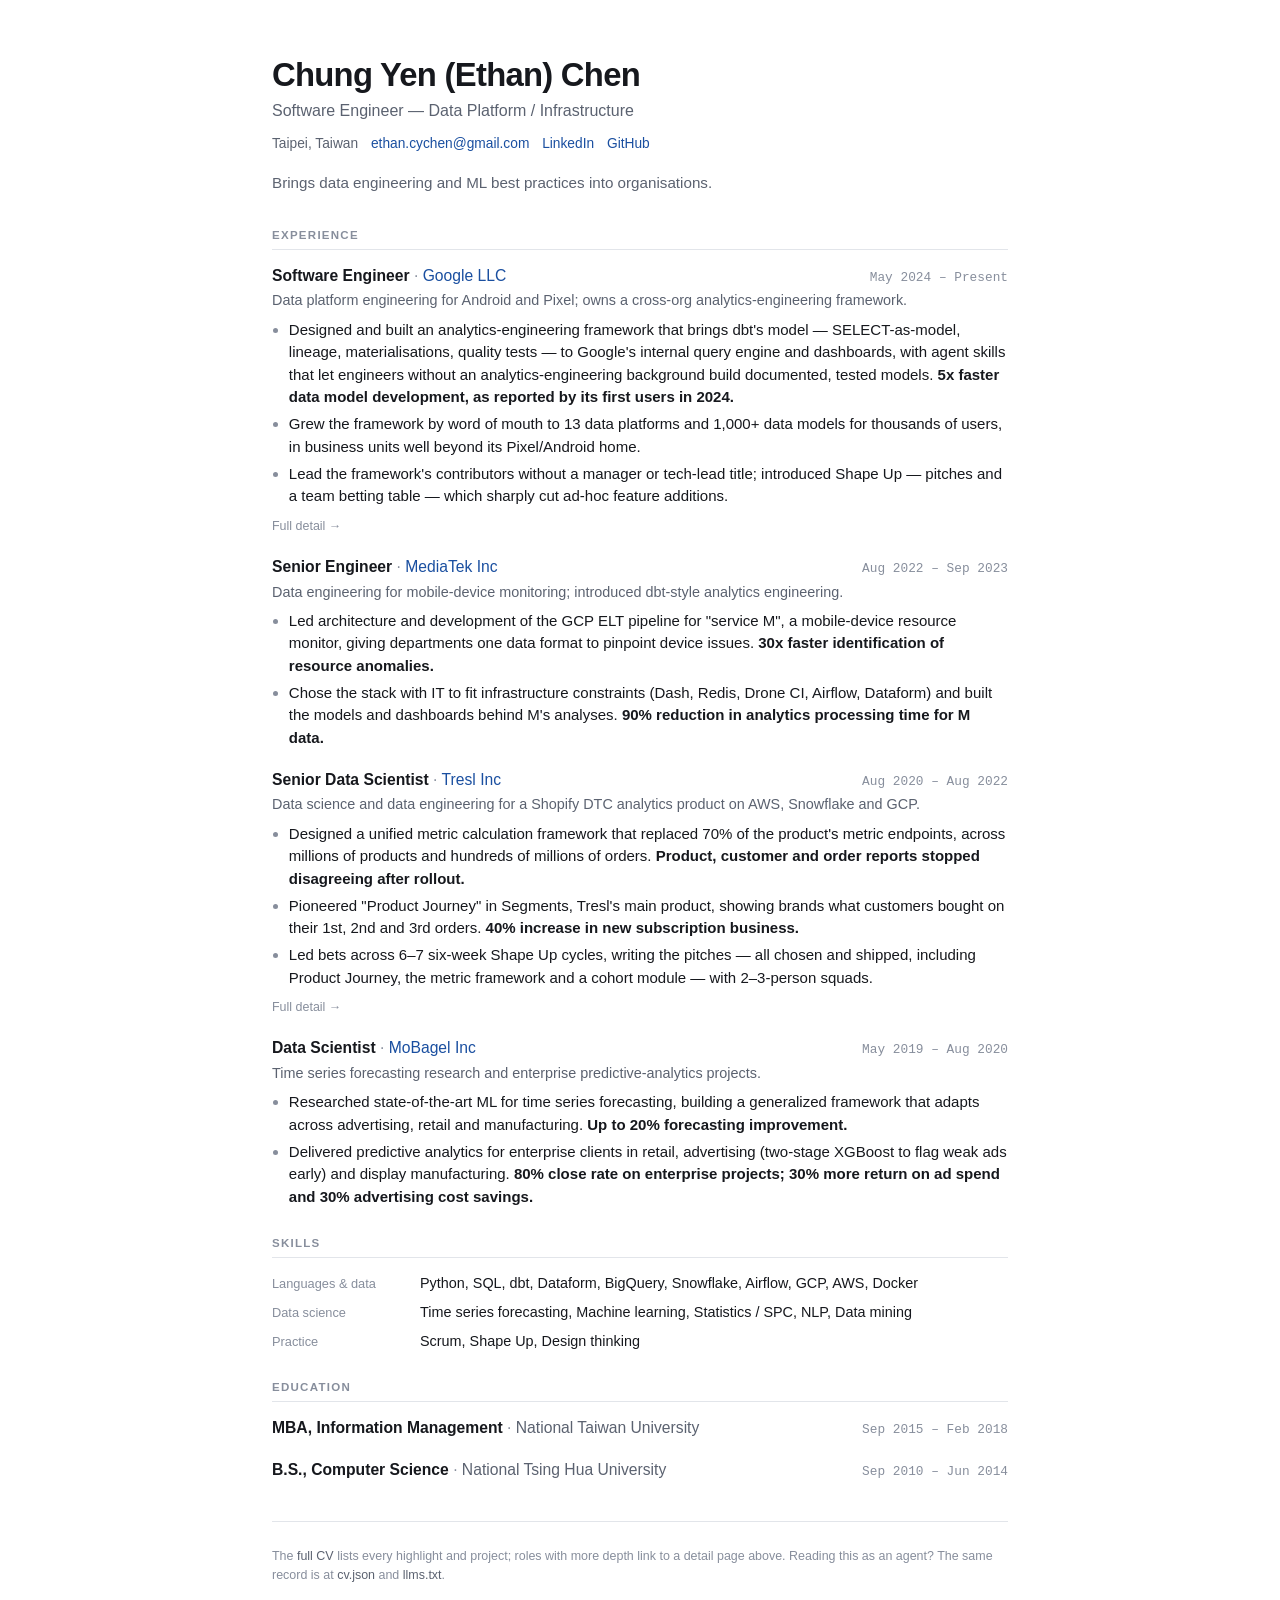
<file: index.html>
<!doctype html>
<html lang="en" data-profile="onepager">
<head>
<meta charset="utf-8">
<meta name="viewport" content="width=device-width, initial-scale=1">
<title>Chung Yen (Ethan) Chen — CV</title>
<meta name="description" content="Software Engineer — Data Platform / Infrastructure. Taipei, Taiwan.">
<link rel="stylesheet" href="theme.css">
<link rel="alternate" type="application/json" href="cv.json" title="Full structured CV">
<script type="application/ld+json">
{
  &#34;@context&#34;: &#34;https://schema.org&#34;,
  &#34;@type&#34;: &#34;Person&#34;,
  &#34;name&#34;: &#34;Chung Yen (Ethan) Chen&#34;,
  &#34;givenName&#34;: &#34;Ethan&#34;,
  &#34;jobTitle&#34;: &#34;Software Engineer — Data Platform / Infrastructure&#34;,
  &#34;email&#34;: &#34;mailto:ethan.cychen@gmail.com&#34;,
  &#34;url&#34;: &#34;https://ethancychen-tw.github.io/&#34;,
  &#34;address&#34;: {
    &#34;@type&#34;: &#34;PostalAddress&#34;,
    &#34;addressLocality&#34;: &#34;Taipei, Taiwan&#34;
  },
  &#34;sameAs&#34;: [
    &#34;https://www.linkedin.com/in/ethancychen/&#34;,
    &#34;https://github.com/ethancychen-tw&#34;
  ],
  &#34;alumniOf&#34;: [
    {
      &#34;@type&#34;: &#34;EducationalOrganization&#34;,
      &#34;name&#34;: &#34;National Taiwan University&#34;
    },
    {
      &#34;@type&#34;: &#34;EducationalOrganization&#34;,
      &#34;name&#34;: &#34;Université libre de Bruxelles&#34;
    },
    {
      &#34;@type&#34;: &#34;EducationalOrganization&#34;,
      &#34;name&#34;: &#34;National Tsing Hua University&#34;
    }
  ],
  &#34;worksFor&#34;: {
    &#34;@type&#34;: &#34;Organization&#34;,
    &#34;name&#34;: &#34;Google LLC&#34;
  },
  &#34;knowsAbout&#34;: [
    &#34;Python&#34;,
    &#34;SQL&#34;,
    &#34;dbt&#34;,
    &#34;Dataform&#34;,
    &#34;BigQuery&#34;,
    &#34;Snowflake&#34;,
    &#34;Airflow&#34;,
    &#34;GCP&#34;,
    &#34;AWS&#34;,
    &#34;Docker&#34;,
    &#34;Time series forecasting&#34;,
    &#34;Machine learning&#34;,
    &#34;Statistics / SPC&#34;,
    &#34;NLP&#34;,
    &#34;Data mining&#34;
  ]
}
</script>
</head>
<body>
<main>

  <header class="masthead">
    <h1>Chung Yen (Ethan) Chen</h1>
    <p class="headline">Software Engineer — Data Platform / Infrastructure</p>
    <ul class="contact">
      <li>Taipei, Taiwan</li>
      <li><a href="mailto:ethan.cychen@gmail.com">ethan.cychen@gmail.com</a></li>
      <li><a href="https://www.linkedin.com/in/ethancychen/">LinkedIn</a></li>
      <li><a href="https://github.com/ethancychen-tw">GitHub</a></li>
    </ul>
<p class="summary">Brings data engineering and ML best practices into organisations.</p>  </header>

  <section aria-labelledby="experience">
    <h2 id="experience">Experience</h2>
    <article class="entry">
      <div class="entry-head">
        <h3 class="entry-title">Software Engineer<span class="org"><a href="https://www.google.com/">Google LLC</a></span></h3>
        <span class="dates">May 2024 – Present</span>
      </div>
<p class="role-summary">Data platform engineering for Android and Pixel; owns a cross-org analytics-engineering framework.</p>      <ul>
        <li>Designed and built an analytics-engineering framework that brings dbt&#39;s model — SELECT-as-model, lineage, materialisations, quality tests — to Google&#39;s internal query engine and dashboards, with agent skills that let engineers without an analytics-engineering background build documented, tested models. <span class="outcome">5x faster data model development, as reported by its first users in 2024.</span></li>
        <li>Grew the framework by word of mouth to 13 data platforms and 1,000+ data models for thousands of users, in business units well beyond its Pixel/Android home.
</li>
        <li>Lead the framework&#39;s contributors without a manager or tech-lead title; introduced Shape Up — pitches and a team betting table — which sharply cut ad-hoc feature additions.
</li>
      </ul>
      <a class="detail-link" href="detail/google/">Full detail →</a>
    </article>
    <article class="entry">
      <div class="entry-head">
        <h3 class="entry-title">Senior Engineer<span class="org"><a href="https://i.mediatek.com/">MediaTek Inc</a></span></h3>
        <span class="dates">Aug 2022 – Sep 2023</span>
      </div>
<p class="role-summary">Data engineering for mobile-device monitoring; introduced dbt-style analytics engineering.</p>      <ul>
        <li>Led architecture and development of the GCP ELT pipeline for &#34;service M&#34;, a mobile-device resource monitor, giving departments one data format to pinpoint device issues.
 <span class="outcome">30x faster identification of resource anomalies.</span></li>
        <li>Chose the stack with IT to fit infrastructure constraints (Dash, Redis, Drone CI, Airflow, Dataform) and built the models and dashboards behind M&#39;s analyses.
 <span class="outcome">90% reduction in analytics processing time for M data.</span></li>
      </ul>
    </article>
    <article class="entry">
      <div class="entry-head">
        <h3 class="entry-title">Senior Data Scientist<span class="org"><a href="https://www.tresl.co/">Tresl Inc</a></span></h3>
        <span class="dates">Aug 2020 – Aug 2022</span>
      </div>
<p class="role-summary">Data science and data engineering for a Shopify DTC analytics product on AWS, Snowflake and GCP.</p>      <ul>
        <li>Designed a unified metric calculation framework that replaced 70% of the product&#39;s metric endpoints, across millions of products and hundreds of millions of orders.
 <span class="outcome">Product, customer and order reports stopped disagreeing after rollout.</span></li>
        <li>Pioneered &#34;Product Journey&#34; in Segments, Tresl&#39;s main product, showing brands what customers bought on their 1st, 2nd and 3rd orders.
 <span class="outcome">40% increase in new subscription business.</span></li>
        <li>Led bets across 6–7 six-week Shape Up cycles, writing the pitches — all chosen and shipped, including Product Journey, the metric framework and a cohort module — with 2–3-person squads.
</li>
      </ul>
      <a class="detail-link" href="detail/tresl/">Full detail →</a>
    </article>
    <article class="entry">
      <div class="entry-head">
        <h3 class="entry-title">Data Scientist<span class="org"><a href="https://mobagel.com/">MoBagel Inc</a></span></h3>
        <span class="dates">May 2019 – Aug 2020</span>
      </div>
<p class="role-summary">Time series forecasting research and enterprise predictive-analytics projects.</p>      <ul>
        <li>Researched state-of-the-art ML for time series forecasting, building a generalized framework that adapts across advertising, retail and manufacturing.
 <span class="outcome">Up to 20% forecasting improvement.</span></li>
        <li>Delivered predictive analytics for enterprise clients in retail, advertising (two-stage XGBoost to flag weak ads early) and display manufacturing.
 <span class="outcome">80% close rate on enterprise projects; 30% more return on ad spend and 30% advertising cost savings.</span></li>
      </ul>
    </article>
  </section>

  <section aria-labelledby="skills">
    <h2 id="skills">Skills</h2>
    <dl class="skills">
      <div class="skill-row"><dt>Languages &amp; data</dt><dd>Python, SQL, dbt, Dataform, BigQuery, Snowflake, Airflow, GCP, AWS, Docker</dd></div>
      <div class="skill-row"><dt>Data science</dt><dd>Time series forecasting, Machine learning, Statistics / SPC, NLP, Data mining</dd></div>
      <div class="skill-row"><dt>Practice</dt><dd>Scrum, Shape Up, Design thinking</dd></div>
    </dl>
  </section>


  <section aria-labelledby="education">
    <h2 id="education">Education</h2>
    <article class="entry">
      <div class="entry-head">
        <h3 class="entry-title">MBA, Information Management<span class="org">National Taiwan University</span></h3>
        <span class="dates">Sep 2015 – Feb 2018</span>
      </div>
    </article>
    <article class="entry">
      <div class="entry-head">
        <h3 class="entry-title">B.S., Computer Science<span class="org">National Tsing Hua University</span></h3>
        <span class="dates">Sep 2010 – Jun 2014</span>
      </div>
    </article>
  </section>

  <footer class="colophon">
    <p>The <a href="cv-full.html">full CV</a> lists every highlight and project;
      roles with more depth link to a detail page above.
      Reading this as an agent? The same record is at
      <a href="cv.json">cv.json</a> and <a href="llms.txt">llms.txt</a>.</p>
  </footer>

</main>
</body>
</html>
</file>
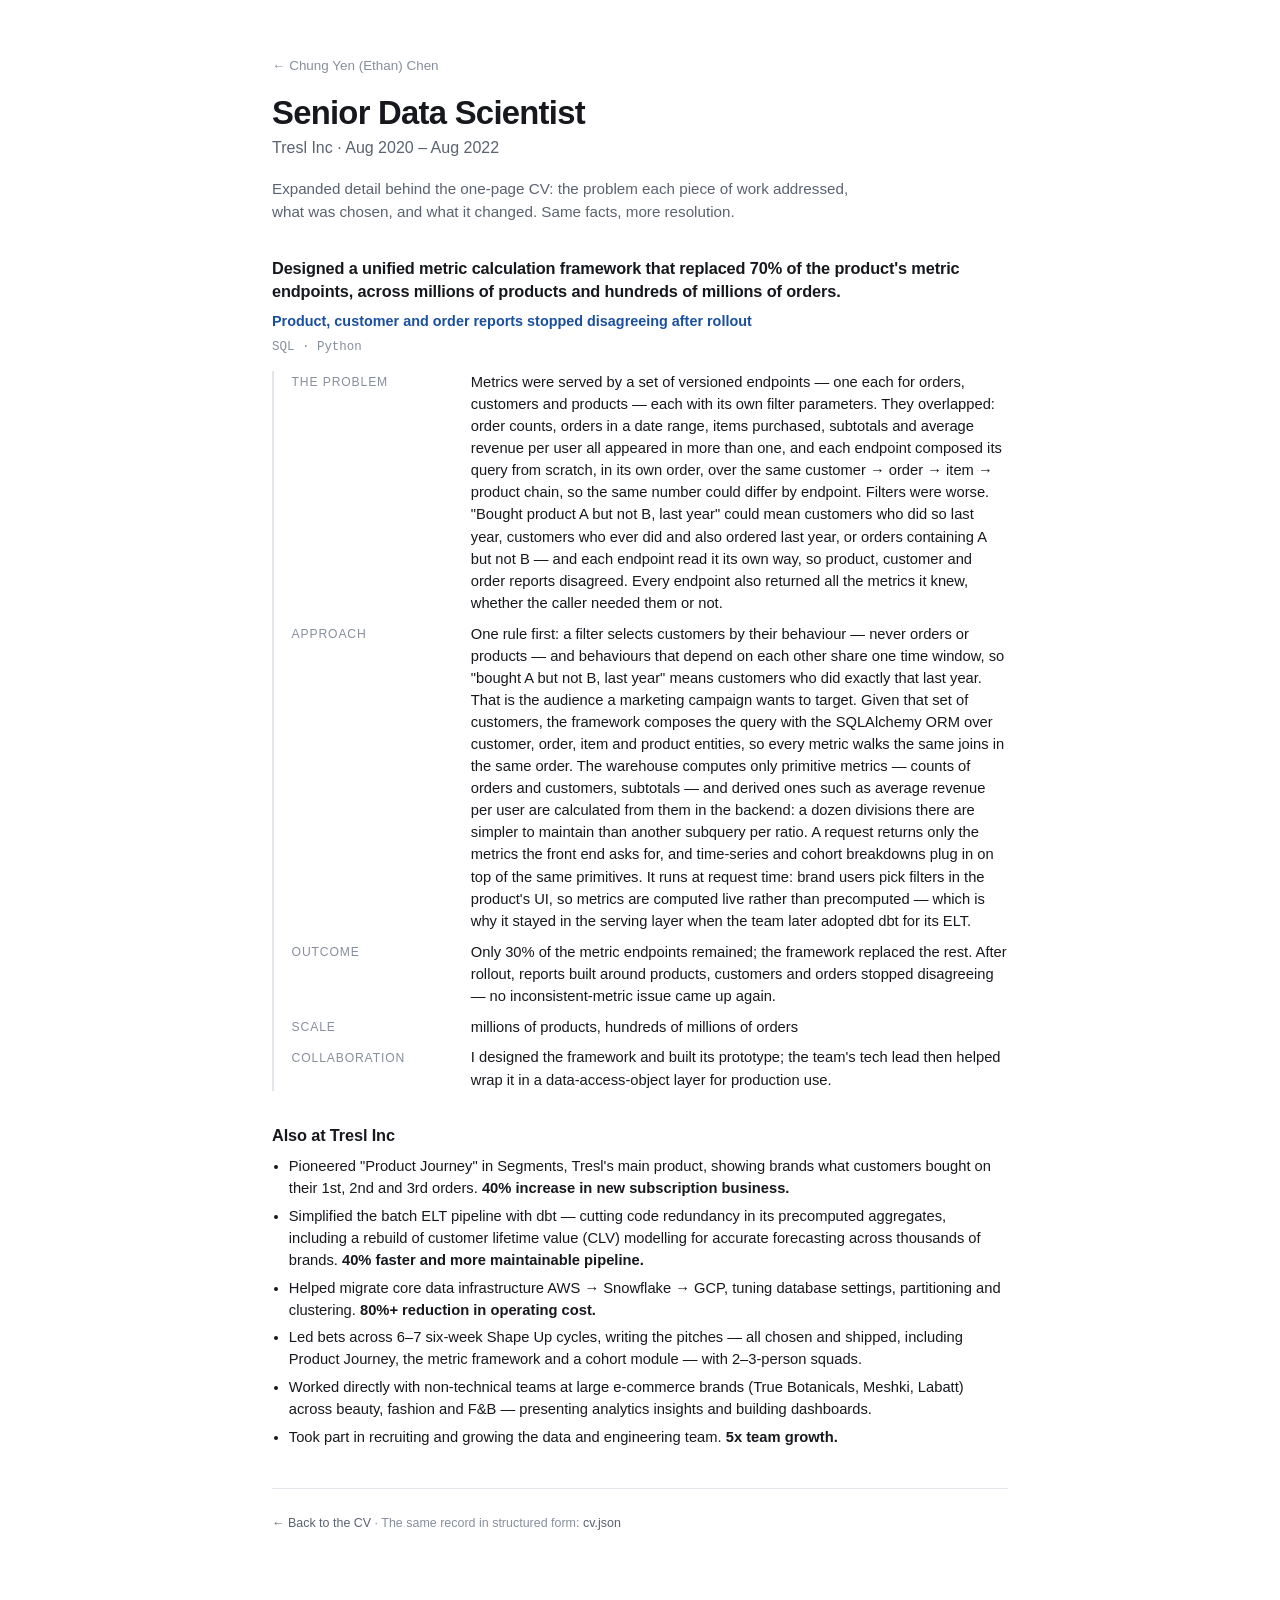
<file: detail/tresl/index.html>
<!doctype html>
<html lang="en">
<head>
<meta charset="utf-8">
<meta name="viewport" content="width=device-width, initial-scale=1">
<title>Senior Data Scientist, Tresl Inc — Chung Yen (Ethan) Chen</title>
<link rel="stylesheet" href="../../theme.css">
</head>
<body>
<main>
  <header class="masthead">
    <p class="crumb"><a href="../../">← Chung Yen (Ethan) Chen</a></p>
    <h1>Senior Data Scientist</h1>
    <p class="headline">Tresl Inc · Aug 2020 – Aug 2022</p>
    <p class="summary">Expanded detail behind the one-page CV: the problem each
      piece of work addressed, what was chosen, and what it changed. Same facts,
      more resolution.</p>
  </header>

  <section class="deep">
    <h2>Designed a unified metric calculation framework that replaced 70% of the product&#39;s metric endpoints, across millions of products and hundreds of millions of orders.</h2>
<p class="outcome-line">Product, customer and order reports stopped disagreeing after rollout</p><p class="tech">SQL · Python</p>    <dl class="detail">
      <dt>The problem</dt><dd>Metrics were served by a set of versioned endpoints — one each for orders, customers and products — each with its own filter parameters. They overlapped: order counts, orders in a date range, items purchased, subtotals and average revenue per user all appeared in more than one, and each endpoint composed its query from scratch, in its own order, over the same customer → order → item → product chain, so the same number could differ by endpoint. Filters were worse. &#34;Bought product A but not B, last year&#34; could mean customers who did so last year, customers who ever did and also ordered last year, or orders containing A but not B — and each endpoint read it its own way, so product, customer and order reports disagreed. Every endpoint also returned all the metrics it knew, whether the caller needed them or not.</dd>
      <dt>Approach</dt><dd>One rule first: a filter selects customers by their behaviour — never orders or products — and behaviours that depend on each other share one time window, so &#34;bought A but not B, last year&#34; means customers who did exactly that last year. That is the audience a marketing campaign wants to target. Given that set of customers, the framework composes the query with the SQLAlchemy ORM over customer, order, item and product entities, so every metric walks the same joins in the same order. The warehouse computes only primitive metrics — counts of orders and customers, subtotals — and derived ones such as average revenue per user are calculated from them in the backend: a dozen divisions there are simpler to maintain than another subquery per ratio. A request returns only the metrics the front end asks for, and time-series and cohort breakdowns plug in on top of the same primitives.

It runs at request time: brand users pick filters in the product&#39;s UI, so metrics are computed live rather than precomputed — which is why it stayed in the serving layer when the team later adopted dbt for its ELT.</dd>
      <dt>Outcome</dt><dd>Only 30% of the metric endpoints remained; the framework replaced the rest. After rollout, reports built around products, customers and orders stopped disagreeing — no inconsistent-metric issue came up again.</dd>
      <dt>Scale</dt><dd>millions of products, hundreds of millions of orders</dd>
      <dt>Collaboration</dt><dd>I designed the framework and built its prototype; the team&#39;s tech lead then helped wrap it in a data-access-object layer for production use.</dd>
    </dl>
  </section>

  <section class="deep also">
    <h2>Also at Tresl Inc</h2>
    <ul>
      <li>Pioneered &#34;Product Journey&#34; in Segments, Tresl&#39;s main product, showing brands what customers bought on their 1st, 2nd and 3rd orders. <span class="outcome">40% increase in new subscription business.</span></li>
      <li>Simplified the batch ELT pipeline with dbt — cutting code redundancy in its precomputed aggregates, including a rebuild of customer lifetime value (CLV) modelling for accurate forecasting across thousands of brands. <span class="outcome">40% faster and more maintainable pipeline.</span></li>
      <li>Helped migrate core data infrastructure AWS → Snowflake → GCP, tuning database settings, partitioning and clustering. <span class="outcome">80%+ reduction in operating cost.</span></li>
      <li>Led bets across 6–7 six-week Shape Up cycles, writing the pitches — all chosen and shipped, including Product Journey, the metric framework and a cohort module — with 2–3-person squads.</li>
      <li>Worked directly with non-technical teams at large e-commerce brands (True Botanicals, Meshki, Labatt) across beauty, fashion and F&amp;B — presenting analytics insights and building dashboards.</li>
      <li>Took part in recruiting and growing the data and engineering team. <span class="outcome">5x team growth.</span></li>
    </ul>
  </section>

  <footer class="colophon">
    <p><a href="../../">← Back to the CV</a> ·
       The same record in structured form: <a href="../../cv.json">cv.json</a></p>
  </footer>
</main>
</body>
</html>
</file>
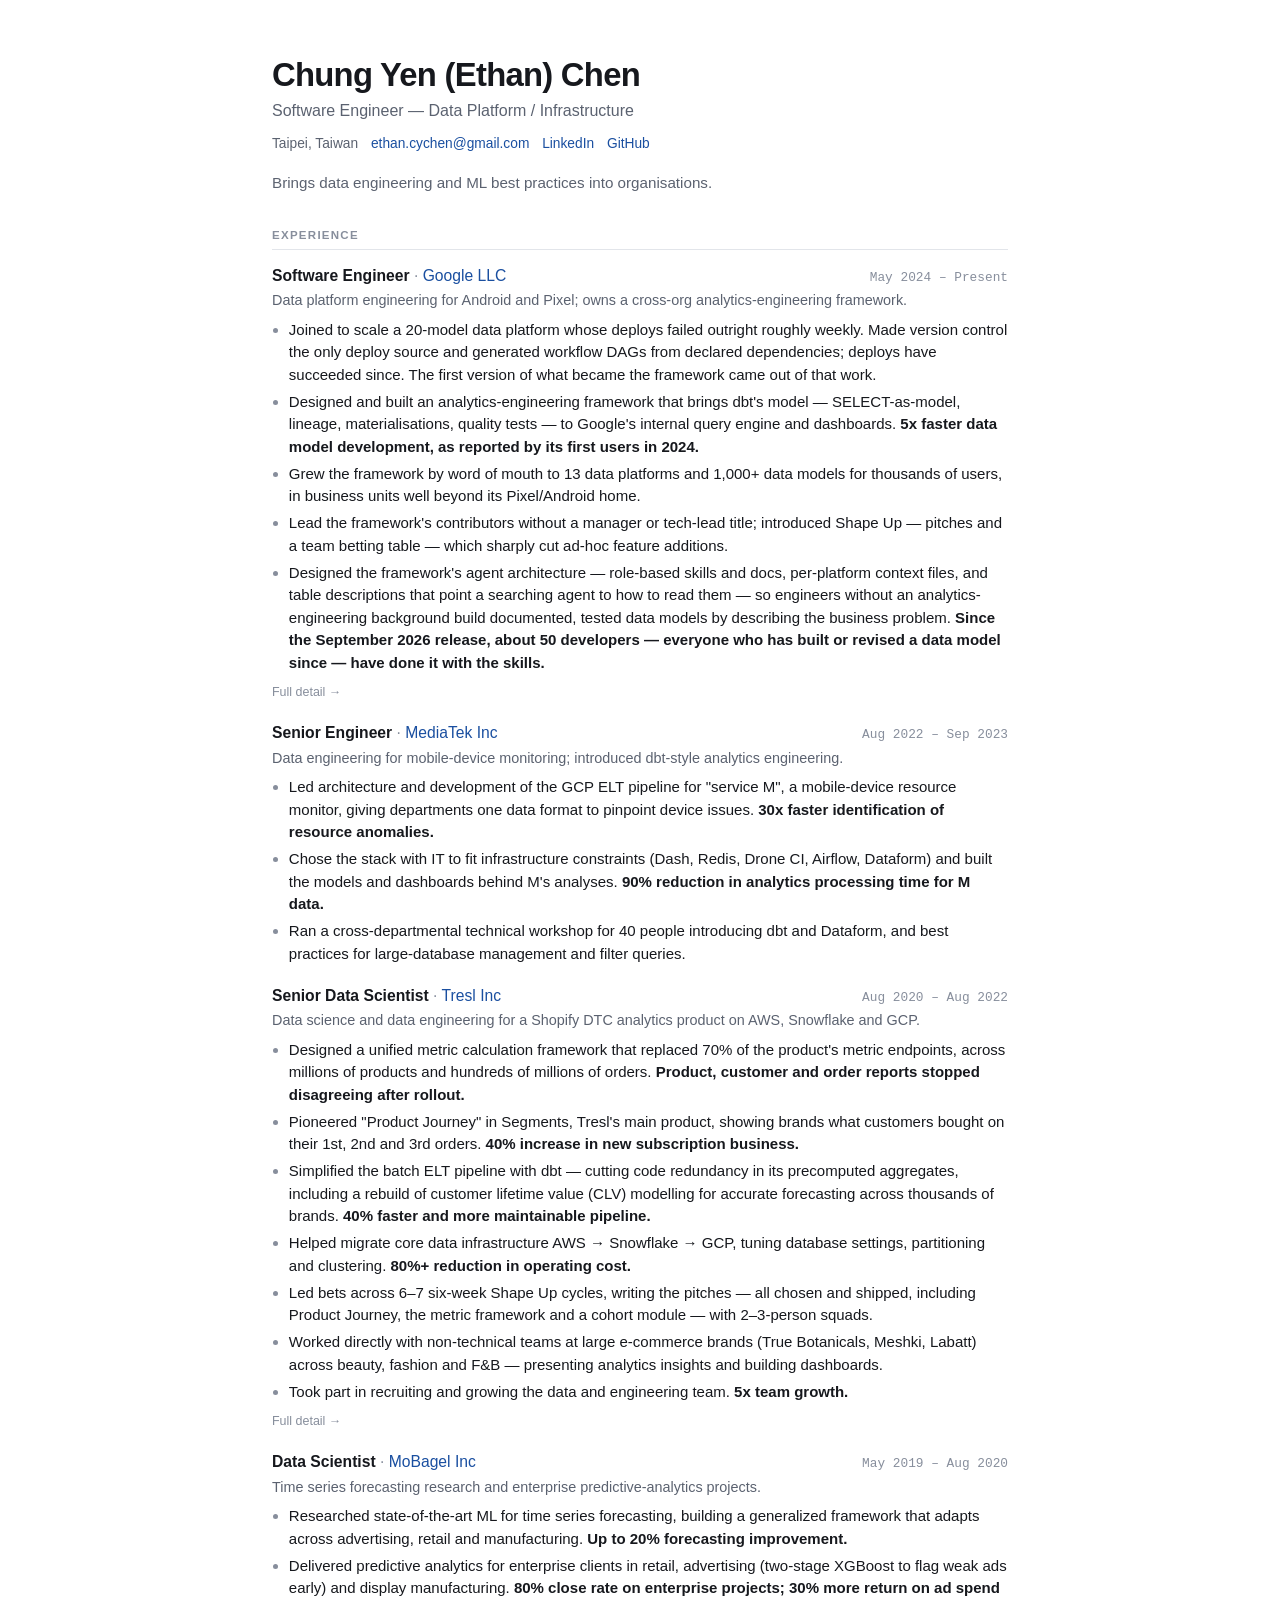
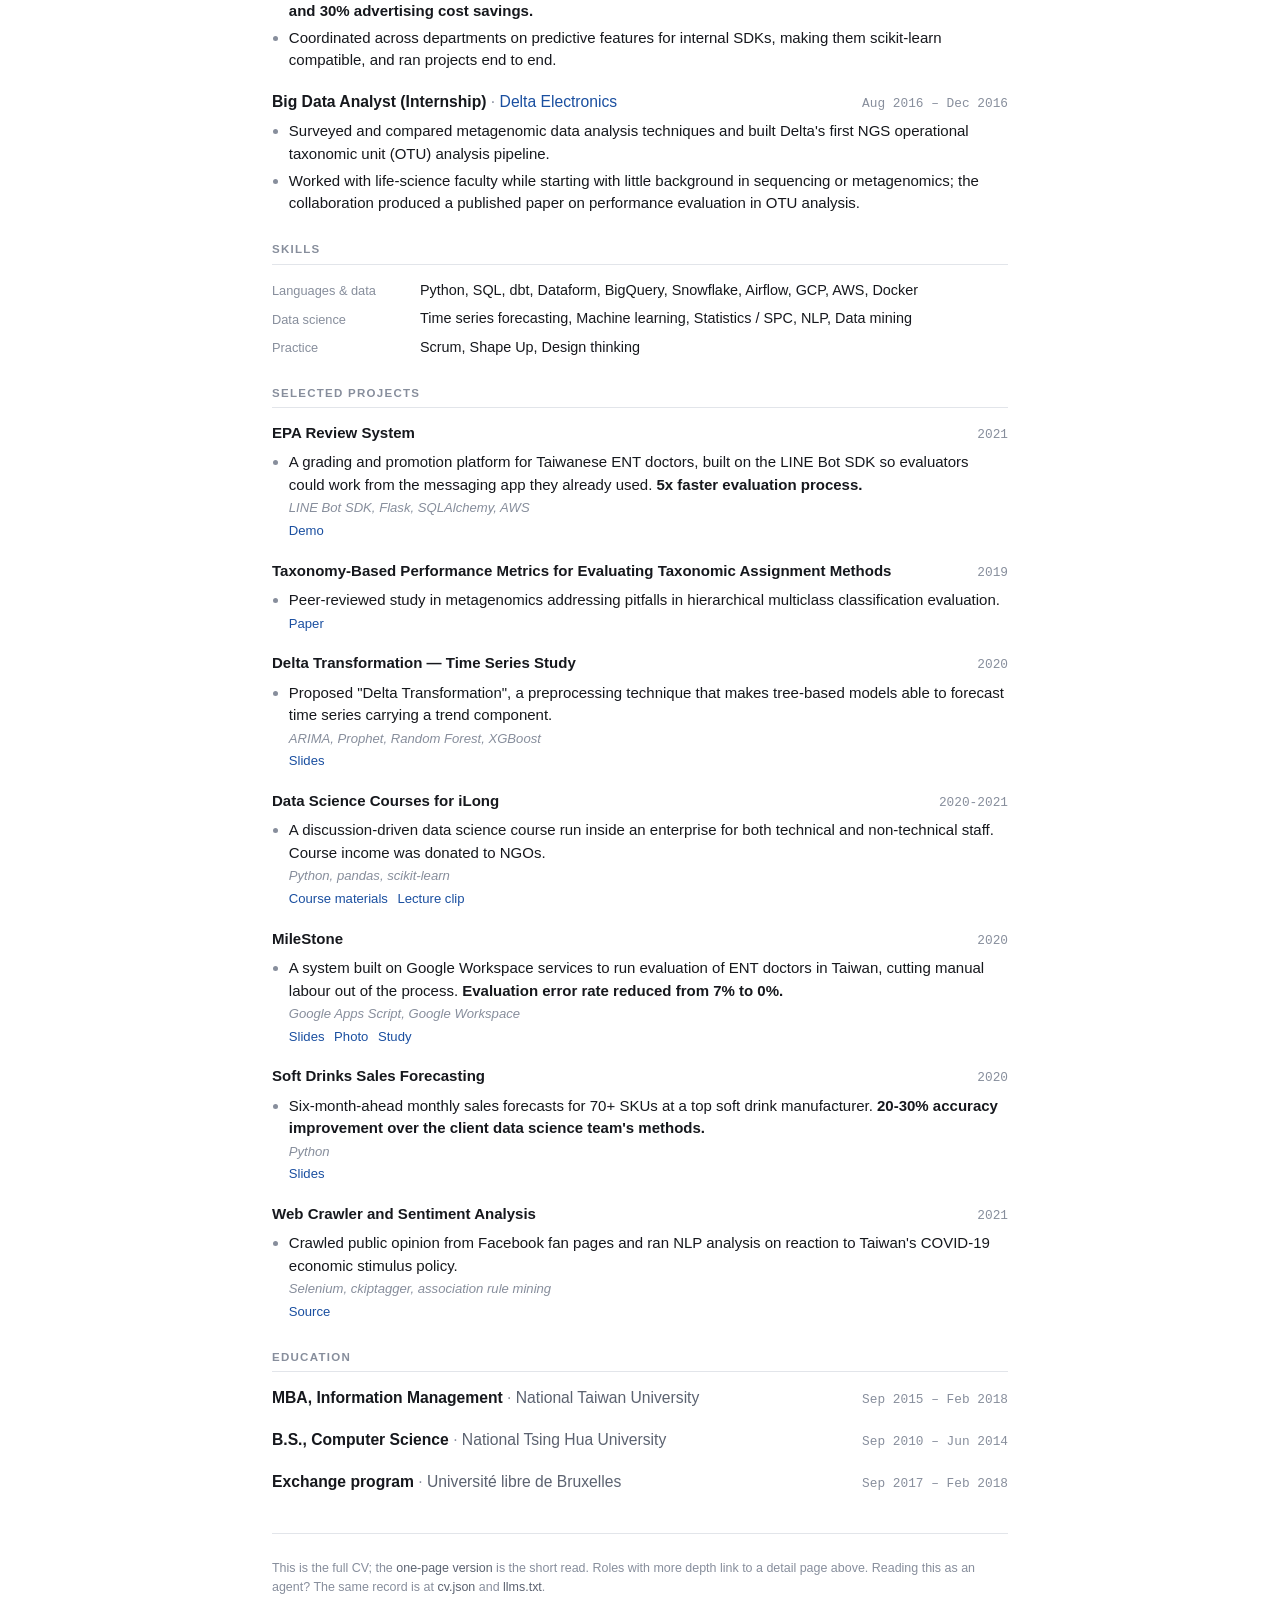
<file: cv-full.html>
<!doctype html>
<html lang="en" data-profile="full">
<head>
<meta charset="utf-8">
<meta name="viewport" content="width=device-width, initial-scale=1">
<title>Chung Yen (Ethan) Chen — CV</title>
<meta name="description" content="Software Engineer — Data Platform / Infrastructure. Taipei, Taiwan.">
<link rel="stylesheet" href="theme.css">
<link rel="alternate" type="application/json" href="cv.json" title="Full structured CV">
<script type="application/ld+json">
{
  &#34;@context&#34;: &#34;https://schema.org&#34;,
  &#34;@type&#34;: &#34;Person&#34;,
  &#34;name&#34;: &#34;Chung Yen (Ethan) Chen&#34;,
  &#34;givenName&#34;: &#34;Ethan&#34;,
  &#34;jobTitle&#34;: &#34;Software Engineer — Data Platform / Infrastructure&#34;,
  &#34;email&#34;: &#34;mailto:ethan.cychen@gmail.com&#34;,
  &#34;url&#34;: &#34;https://ethancychen-tw.github.io/&#34;,
  &#34;address&#34;: {
    &#34;@type&#34;: &#34;PostalAddress&#34;,
    &#34;addressLocality&#34;: &#34;Taipei, Taiwan&#34;
  },
  &#34;sameAs&#34;: [
    &#34;https://www.linkedin.com/in/ethancychen/&#34;,
    &#34;https://github.com/ethancychen-tw&#34;
  ],
  &#34;alumniOf&#34;: [
    {
      &#34;@type&#34;: &#34;EducationalOrganization&#34;,
      &#34;name&#34;: &#34;National Taiwan University&#34;
    },
    {
      &#34;@type&#34;: &#34;EducationalOrganization&#34;,
      &#34;name&#34;: &#34;Université libre de Bruxelles&#34;
    },
    {
      &#34;@type&#34;: &#34;EducationalOrganization&#34;,
      &#34;name&#34;: &#34;National Tsing Hua University&#34;
    }
  ],
  &#34;worksFor&#34;: {
    &#34;@type&#34;: &#34;Organization&#34;,
    &#34;name&#34;: &#34;Google LLC&#34;
  },
  &#34;knowsAbout&#34;: [
    &#34;Python&#34;,
    &#34;SQL&#34;,
    &#34;dbt&#34;,
    &#34;Dataform&#34;,
    &#34;BigQuery&#34;,
    &#34;Snowflake&#34;,
    &#34;Airflow&#34;,
    &#34;GCP&#34;,
    &#34;AWS&#34;,
    &#34;Docker&#34;,
    &#34;Time series forecasting&#34;,
    &#34;Machine learning&#34;,
    &#34;Statistics / SPC&#34;,
    &#34;NLP&#34;,
    &#34;Data mining&#34;
  ]
}
</script>
</head>
<body>
<main>

  <header class="masthead">
    <h1>Chung Yen (Ethan) Chen</h1>
    <p class="headline">Software Engineer — Data Platform / Infrastructure</p>
    <ul class="contact">
      <li>Taipei, Taiwan</li>
      <li><a href="mailto:ethan.cychen@gmail.com">ethan.cychen@gmail.com</a></li>
      <li><a href="https://www.linkedin.com/in/ethancychen/">LinkedIn</a></li>
      <li><a href="https://github.com/ethancychen-tw">GitHub</a></li>
    </ul>
<p class="summary">Brings data engineering and ML best practices into organisations.</p>  </header>

  <section aria-labelledby="experience">
    <h2 id="experience">Experience</h2>
    <article class="entry">
      <div class="entry-head">
        <h3 class="entry-title">Software Engineer<span class="org"><a href="https://www.google.com/">Google LLC</a></span></h3>
        <span class="dates">May 2024 – Present</span>
      </div>
<p class="role-summary">Data platform engineering for Android and Pixel; owns a cross-org analytics-engineering framework.</p>      <ul>
        <li>Joined to scale a 20-model data platform whose deploys failed outright roughly weekly. Made version control the only deploy source and generated workflow DAGs from declared dependencies; deploys have succeeded since. The first version of what became the framework came out of that work.
</li>
        <li>Designed and built an analytics-engineering framework that brings dbt&#39;s model — SELECT-as-model, lineage, materialisations, quality tests — to Google&#39;s internal query engine and dashboards.
 <span class="outcome">5x faster data model development, as reported by its first users in 2024.</span></li>
        <li>Grew the framework by word of mouth to 13 data platforms and 1,000+ data models for thousands of users, in business units well beyond its Pixel/Android home.
</li>
        <li>Lead the framework&#39;s contributors without a manager or tech-lead title; introduced Shape Up — pitches and a team betting table — which sharply cut ad-hoc feature additions.
</li>
        <li>Designed the framework&#39;s agent architecture — role-based skills and docs, per-platform context files, and table descriptions that point a searching agent to how to read them — so engineers without an analytics-engineering background build documented, tested data models by describing the business problem.
 <span class="outcome">Since the September 2026 release, about 50 developers — everyone who has built or revised a data model since — have done it with the skills.</span></li>
      </ul>
      <a class="detail-link" href="detail/google/">Full detail →</a>
    </article>
    <article class="entry">
      <div class="entry-head">
        <h3 class="entry-title">Senior Engineer<span class="org"><a href="https://i.mediatek.com/">MediaTek Inc</a></span></h3>
        <span class="dates">Aug 2022 – Sep 2023</span>
      </div>
<p class="role-summary">Data engineering for mobile-device monitoring; introduced dbt-style analytics engineering.</p>      <ul>
        <li>Led architecture and development of the GCP ELT pipeline for &#34;service M&#34;, a mobile-device resource monitor, giving departments one data format to pinpoint device issues.
 <span class="outcome">30x faster identification of resource anomalies.</span></li>
        <li>Chose the stack with IT to fit infrastructure constraints (Dash, Redis, Drone CI, Airflow, Dataform) and built the models and dashboards behind M&#39;s analyses.
 <span class="outcome">90% reduction in analytics processing time for M data.</span></li>
        <li>Ran a cross-departmental technical workshop for 40 people introducing dbt and Dataform, and best practices for large-database management and filter queries.
</li>
      </ul>
    </article>
    <article class="entry">
      <div class="entry-head">
        <h3 class="entry-title">Senior Data Scientist<span class="org"><a href="https://www.tresl.co/">Tresl Inc</a></span></h3>
        <span class="dates">Aug 2020 – Aug 2022</span>
      </div>
<p class="role-summary">Data science and data engineering for a Shopify DTC analytics product on AWS, Snowflake and GCP.</p>      <ul>
        <li>Designed a unified metric calculation framework that replaced 70% of the product&#39;s metric endpoints, across millions of products and hundreds of millions of orders.
 <span class="outcome">Product, customer and order reports stopped disagreeing after rollout.</span></li>
        <li>Pioneered &#34;Product Journey&#34; in Segments, Tresl&#39;s main product, showing brands what customers bought on their 1st, 2nd and 3rd orders.
 <span class="outcome">40% increase in new subscription business.</span></li>
        <li>Simplified the batch ELT pipeline with dbt — cutting code redundancy in its precomputed aggregates, including a rebuild of customer lifetime value (CLV) modelling for accurate forecasting across thousands of brands.
 <span class="outcome">40% faster and more maintainable pipeline.</span></li>
        <li>Helped migrate core data infrastructure AWS → Snowflake → GCP, tuning database settings, partitioning and clustering.
 <span class="outcome">80%+ reduction in operating cost.</span></li>
        <li>Led bets across 6–7 six-week Shape Up cycles, writing the pitches — all chosen and shipped, including Product Journey, the metric framework and a cohort module — with 2–3-person squads.
</li>
        <li>Worked directly with non-technical teams at large e-commerce brands (True Botanicals, Meshki, Labatt) across beauty, fashion and F&amp;B — presenting analytics insights and building dashboards.
</li>
        <li>Took part in recruiting and growing the data and engineering team.
 <span class="outcome">5x team growth.</span></li>
      </ul>
      <a class="detail-link" href="detail/tresl/">Full detail →</a>
    </article>
    <article class="entry">
      <div class="entry-head">
        <h3 class="entry-title">Data Scientist<span class="org"><a href="https://mobagel.com/">MoBagel Inc</a></span></h3>
        <span class="dates">May 2019 – Aug 2020</span>
      </div>
<p class="role-summary">Time series forecasting research and enterprise predictive-analytics projects.</p>      <ul>
        <li>Researched state-of-the-art ML for time series forecasting, building a generalized framework that adapts across advertising, retail and manufacturing.
 <span class="outcome">Up to 20% forecasting improvement.</span></li>
        <li>Delivered predictive analytics for enterprise clients in retail, advertising (two-stage XGBoost to flag weak ads early) and display manufacturing.
 <span class="outcome">80% close rate on enterprise projects; 30% more return on ad spend and 30% advertising cost savings.</span></li>
        <li>Coordinated across departments on predictive features for internal SDKs, making them scikit-learn compatible, and ran projects end to end.
</li>
      </ul>
    </article>
    <article class="entry">
      <div class="entry-head">
        <h3 class="entry-title">Big Data Analyst (Internship)<span class="org"><a href="https://www.deltaww.com/en-US/index">Delta Electronics</a></span></h3>
        <span class="dates">Aug 2016 – Dec 2016</span>
      </div>
      <ul>
        <li>Surveyed and compared metagenomic data analysis techniques and built Delta&#39;s first NGS operational taxonomic unit (OTU) analysis pipeline.
</li>
        <li>Worked with life-science faculty while starting with little background in sequencing or metagenomics; the collaboration produced a published paper on performance evaluation in OTU analysis.
</li>
      </ul>
    </article>
  </section>

  <section aria-labelledby="skills">
    <h2 id="skills">Skills</h2>
    <dl class="skills">
      <div class="skill-row"><dt>Languages &amp; data</dt><dd>Python, SQL, dbt, Dataform, BigQuery, Snowflake, Airflow, GCP, AWS, Docker</dd></div>
      <div class="skill-row"><dt>Data science</dt><dd>Time series forecasting, Machine learning, Statistics / SPC, NLP, Data mining</dd></div>
      <div class="skill-row"><dt>Practice</dt><dd>Scrum, Shape Up, Design thinking</dd></div>
    </dl>
  </section>

  <section aria-labelledby="projects">
    <h2 id="projects">Selected projects</h2>
    <article class="entry project">
      <div class="entry-head">
        <h3 class="entry-title">EPA Review System</h3>
        <span class="dates">2021</span>
      </div>
      <ul>
        <li>A grading and promotion platform for Taiwanese ENT doctors, built on the LINE Bot SDK so evaluators could work from the messaging app they already used.
 <span class="outcome">5x faster evaluation process.</span><br><span class="tech">LINE Bot SDK, Flask, SQLAlchemy, AWS</span><br><span class="links"><a href="https://www.youtube.com/watch?v=nB1bcGiC-Fg">Demo</a></span>        </li>
      </ul>
    </article>
    <article class="entry project">
      <div class="entry-head">
        <h3 class="entry-title">Taxonomy-Based Performance Metrics for Evaluating Taxonomic Assignment Methods</h3>
        <span class="dates">2019</span>
      </div>
      <ul>
        <li>Peer-reviewed study in metagenomics addressing pitfalls in hierarchical multiclass classification evaluation.
<br><span class="links"><a href="https://bmcbioinformatics.biomedcentral.com/articles/10.1186/s12859-019-2896-0">Paper</a></span>        </li>
      </ul>
    </article>
    <article class="entry project">
      <div class="entry-head">
        <h3 class="entry-title">Delta Transformation — Time Series Study</h3>
        <span class="dates">2020</span>
      </div>
      <ul>
        <li>Proposed &#34;Delta Transformation&#34;, a preprocessing technique that makes tree-based models able to forecast time series carrying a trend component.
<br><span class="tech">ARIMA, Prophet, Random Forest, XGBoost</span><br><span class="links"><a href="https://drive.google.com/file/d/1zoOWbdjLv7xqhk1bVw7-llSBszcZx1u7/view">Slides</a></span>        </li>
      </ul>
    </article>
    <article class="entry project">
      <div class="entry-head">
        <h3 class="entry-title">Data Science Courses for iLong</h3>
        <span class="dates">2020-2021</span>
      </div>
      <ul>
        <li>A discussion-driven data science course run inside an enterprise for both technical and non-technical staff. Course income was donated to NGOs.
<br><span class="tech">Python, pandas, scikit-learn</span><br><span class="links"><a href="https://github.com/ethancychen-tw/Data_Science_Course_iLong">Course materials</a><a href="https://youtu.be/Gn62vAyiky0">Lecture clip</a></span>        </li>
      </ul>
    </article>
    <article class="entry project">
      <div class="entry-head">
        <h3 class="entry-title">MileStone</h3>
        <span class="dates">2020</span>
      </div>
      <ul>
        <li>A system built on Google Workspace services to run evaluation of ENT doctors in Taiwan, cutting manual labour out of the process.
 <span class="outcome">Evaluation error rate reduced from 7% to 0%.</span><br><span class="tech">Google Apps Script, Google Workspace</span><br><span class="links"><a href="https://docs.google.com/presentation/d/1YEUjbNgPbPLiWXkv2tDMZdm91YBhpvklIsEJi8EuSbk/edit?usp=sharing">Slides</a><a href="https://www.facebook.com/GDG.Taoyuan/posts/634692820616262">Photo</a><a href="https://www.airitilibrary.com/Publication/alDetailedMesh?DocID=10196102-202109-202109100001-202109100001-155-163">Study</a></span>        </li>
      </ul>
    </article>
    <article class="entry project">
      <div class="entry-head">
        <h3 class="entry-title">Soft Drinks Sales Forecasting</h3>
        <span class="dates">2020</span>
      </div>
      <ul>
        <li>Six-month-ahead monthly sales forecasts for 70+ SKUs at a top soft drink manufacturer.
 <span class="outcome">20-30% accuracy improvement over the client data science team&#39;s methods.</span><br><span class="tech">Python</span><br><span class="links"><a href="https://drive.google.com/file/d/1zSSvhwHYQ7KeAv1TpuGK68bM22ribpYv/view">Slides</a></span>        </li>
      </ul>
    </article>
    <article class="entry project">
      <div class="entry-head">
        <h3 class="entry-title">Web Crawler and Sentiment Analysis</h3>
        <span class="dates">2021</span>
      </div>
      <ul>
        <li>Crawled public opinion from Facebook fan pages and ran NLP analysis on reaction to Taiwan&#39;s COVID-19 economic stimulus policy.
<br><span class="tech">Selenium, ckiptagger, association rule mining</span><br><span class="links"><a href="https://github.com/ethancychen-tw/sentiment_analysis">Source</a></span>        </li>
      </ul>
    </article>
  </section>

  <section aria-labelledby="education">
    <h2 id="education">Education</h2>
    <article class="entry">
      <div class="entry-head">
        <h3 class="entry-title">MBA, Information Management<span class="org">National Taiwan University</span></h3>
        <span class="dates">Sep 2015 – Feb 2018</span>
      </div>
    </article>
    <article class="entry">
      <div class="entry-head">
        <h3 class="entry-title">B.S., Computer Science<span class="org">National Tsing Hua University</span></h3>
        <span class="dates">Sep 2010 – Jun 2014</span>
      </div>
    </article>
    <article class="entry">
      <div class="entry-head">
        <h3 class="entry-title">Exchange program<span class="org">Université libre de Bruxelles</span></h3>
        <span class="dates">Sep 2017 – Feb 2018</span>
      </div>
    </article>
  </section>

  <footer class="colophon">
    <p>This is the full CV; the <a href="index.html">one-page version</a> is the
      short read. Roles with more depth link to a detail page above.
      Reading this as an agent? The same record is at
      <a href="cv.json">cv.json</a> and <a href="llms.txt">llms.txt</a>.</p>
  </footer>

</main>
</body>
</html>
</file>
<file: theme.css>
/* ============================================================
   CV theme — one stylesheet for screen and print.
   Screen follows the reader's colour scheme; print is locked to
   light with explicit page geometry.
   ============================================================ */

:root {
  --ink:        #16181d;
  --ink-muted:  #5b6270;
  --ink-faint:  #878e9c;
  --rule:       #e2e5ea;
  --accent:     #1a4fa0;
  --bg:         #ffffff;

  --font-sans: "Inter", -apple-system, BlinkMacSystemFont, "Segoe UI", Helvetica, Arial, sans-serif;
  --font-mono: ui-monospace, SFMono-Regular, "SF Mono", Menlo, monospace;

  --measure: 46rem;
  --gap-section: 1.65rem;
}

@media (prefers-color-scheme: dark) {
  :root:not([data-theme="light"]) {
    --ink:       #e6e8ec;
    --ink-muted: #a1a8b5;
    --ink-faint: #767d8a;
    --rule:      #2b2f38;
    --accent:    #7ea8ee;
    --bg:        #14161a;
  }
}

*, *::before, *::after { box-sizing: border-box; }

body {
  margin: 0;
  padding: 3.5rem 1.5rem 5rem;
  background: var(--bg);
  color: var(--ink);
  font-family: var(--font-sans);
  font-size: 15px;
  line-height: 1.5;
  -webkit-font-smoothing: antialiased;
  font-variant-numeric: tabular-nums;
}

main { max-width: var(--measure); margin: 0 auto; }

a { color: var(--accent); text-decoration: none; }
a:hover { text-decoration: underline; }

/* ---------- header ---------- */

.masthead { margin-bottom: 2rem; }

.masthead h1 {
  margin: 0;
  font-size: 2.05rem;
  font-weight: 650;
  letter-spacing: -0.022em;
  line-height: 1.15;
}

.headline {
  margin: 0.3rem 0 0;
  font-size: 1rem;
  font-weight: 500;
  color: var(--ink-muted);
}

.contact {
  margin: 0.7rem 0 0;
  font-size: 0.86rem;
  color: var(--ink-muted);
  display: flex;
  flex-wrap: wrap;
  gap: 0.35rem 0.8rem;
}
.contact li { list-style: none; }
.contact { padding: 0; }

.summary {
  margin: 1.1rem 0 0;
  font-size: 0.95rem;
  color: var(--ink-muted);
  max-width: 38rem;
}

/* ---------- sections ---------- */

section { margin-top: var(--gap-section); }

h2 {
  margin: 0 0 0.85rem;
  padding-bottom: 0.32rem;
  border-bottom: 1px solid var(--rule);
  font-size: 0.72rem;
  font-weight: 650;
  text-transform: uppercase;
  letter-spacing: 0.11em;
  color: var(--ink-faint);
}

/* ---------- entries ---------- */

.entry { margin-bottom: 1.15rem; break-inside: avoid; }
.entry:last-child { margin-bottom: 0; }

.entry-head {
  display: flex;
  justify-content: space-between;
  align-items: baseline;
  gap: 1rem;
}

.entry-title { margin: 0; font-size: 0.98rem; font-weight: 600; }
.entry-title .org { font-weight: 500; color: var(--ink-muted); }
.entry-title .org::before { content: " · "; color: var(--ink-faint); }

.dates {
  flex: none;
  font-size: 0.8rem;
  font-family: var(--font-mono);
  color: var(--ink-faint);
  white-space: nowrap;
}

.role-summary { margin: 0.2rem 0 0; font-size: 0.9rem; color: var(--ink-muted); }

.entry ul { margin: 0.42rem 0 0; padding-left: 1.05rem; }
.entry li { margin-bottom: 0.28rem; }
.entry li::marker { color: var(--ink-faint); }

.outcome { font-weight: 600; color: var(--ink); }

.detail-link {
  font-size: 0.78rem;
  color: var(--ink-faint);
  margin-top: 0.3rem;
  display: inline-block;
}

/* ---------- skills ---------- */

.skills { display: grid; gap: 0.45rem; }
.skill-row { display: grid; grid-template-columns: 8.5rem 1fr; gap: 0.75rem; font-size: 0.9rem; }
.skill-row dt { color: var(--ink-faint); font-size: 0.8rem; padding-top: 0.08rem; }
.skill-row dd { margin: 0; }

/* ---------- projects ---------- */

.project .entry-title { font-size: 0.94rem; }
.tech { font-size: 0.82rem; color: var(--ink-faint); font-style: italic; }
.links { font-size: 0.82rem; }
.links a { margin-right: 0.6rem; }

/* ---------- footer / machine layer ---------- */

.colophon {
  margin-top: 2.5rem;
  padding-top: 0.8rem;
  border-top: 1px solid var(--rule);
  font-size: 0.78rem;
  color: var(--ink-faint);
}
.colophon a { color: var(--ink-muted); }

/* ---------- responsive ---------- */

@media (max-width: 34rem) {
  body { padding: 2rem 1.1rem 3rem; font-size: 14.5px; }
  .masthead h1 { font-size: 1.6rem; }
  .entry-head { flex-direction: column; gap: 0.1rem; }
  .skill-row { grid-template-columns: 1fr; gap: 0.1rem; }
}

/* ---------- print ---------- */

@page {
  size: A4;
  margin: 12mm 15mm 11mm;
}

@media print {
  :root {
    --ink: #000; --ink-muted: #333; --ink-faint: #666;
    --rule: #ccc; --accent: #000; --bg: #fff;
  }
  body { padding: 0; font-size: 9.2pt; line-height: 1.38; }
  main { max-width: none; }
  a { color: #000; text-decoration: none; }
  .masthead { margin-bottom: 1.1rem; }
  .masthead h1 { font-size: 19pt; }
  h2 { font-size: 7.6pt; margin-bottom: 0.5rem; }
  section { margin-top: 0.8rem; }
  .entry { margin-bottom: 0.55rem; }
  .colophon, .detail-link { display: none; }
  /* Never orphan a heading from its first entry. */
  h2 { break-after: avoid; }
}

/* ---------- detail pages (layer 1) ---------- */

.crumb { margin: 0 0 1.1rem; font-size: 0.84rem; }
.crumb a { color: var(--ink-faint); }

.deep { margin-top: 2.1rem; break-inside: auto; }
.deep h2 {
  border: 0;
  padding: 0;
  margin-bottom: 0.5rem;
  font-size: 1.02rem;
  font-weight: 600;
  line-height: 1.4;
  text-transform: none;
  letter-spacing: -0.008em;
  color: var(--ink);
}

.outcome-line {
  margin: 0 0 0.35rem;
  font-size: 0.9rem;
  font-weight: 600;
  color: var(--accent);
}

.deep .tech {
  margin: 0 0 0.9rem;
  font-family: var(--font-mono);
  font-style: normal;
  font-size: 0.78rem;
}

dl.detail {
  margin: 0;
  display: grid;
  grid-template-columns: 10rem 1fr;
  gap: 0.55rem 1.2rem;
  border-left: 2px solid var(--rule);
  padding-left: 1.1rem;
}
dl.detail dt {
  font-size: 0.76rem;
  text-transform: uppercase;
  letter-spacing: 0.07em;
  color: var(--ink-faint);
  padding-top: 0.13rem;
}
dl.detail dd { margin: 0; font-size: 0.92rem; }

.also ul { margin: 0.4rem 0 0; padding-left: 1.05rem; }
.also li { margin-bottom: 0.35rem; font-size: 0.92rem; }

.pending { font-size: 0.88rem; color: var(--ink-faint); font-style: italic; }

@media (max-width: 34rem) {
  dl.detail { grid-template-columns: 1fr; gap: 0.15rem; padding-left: 0.8rem; }
  dl.detail dd { margin-bottom: 0.6rem; }
}
</file>
